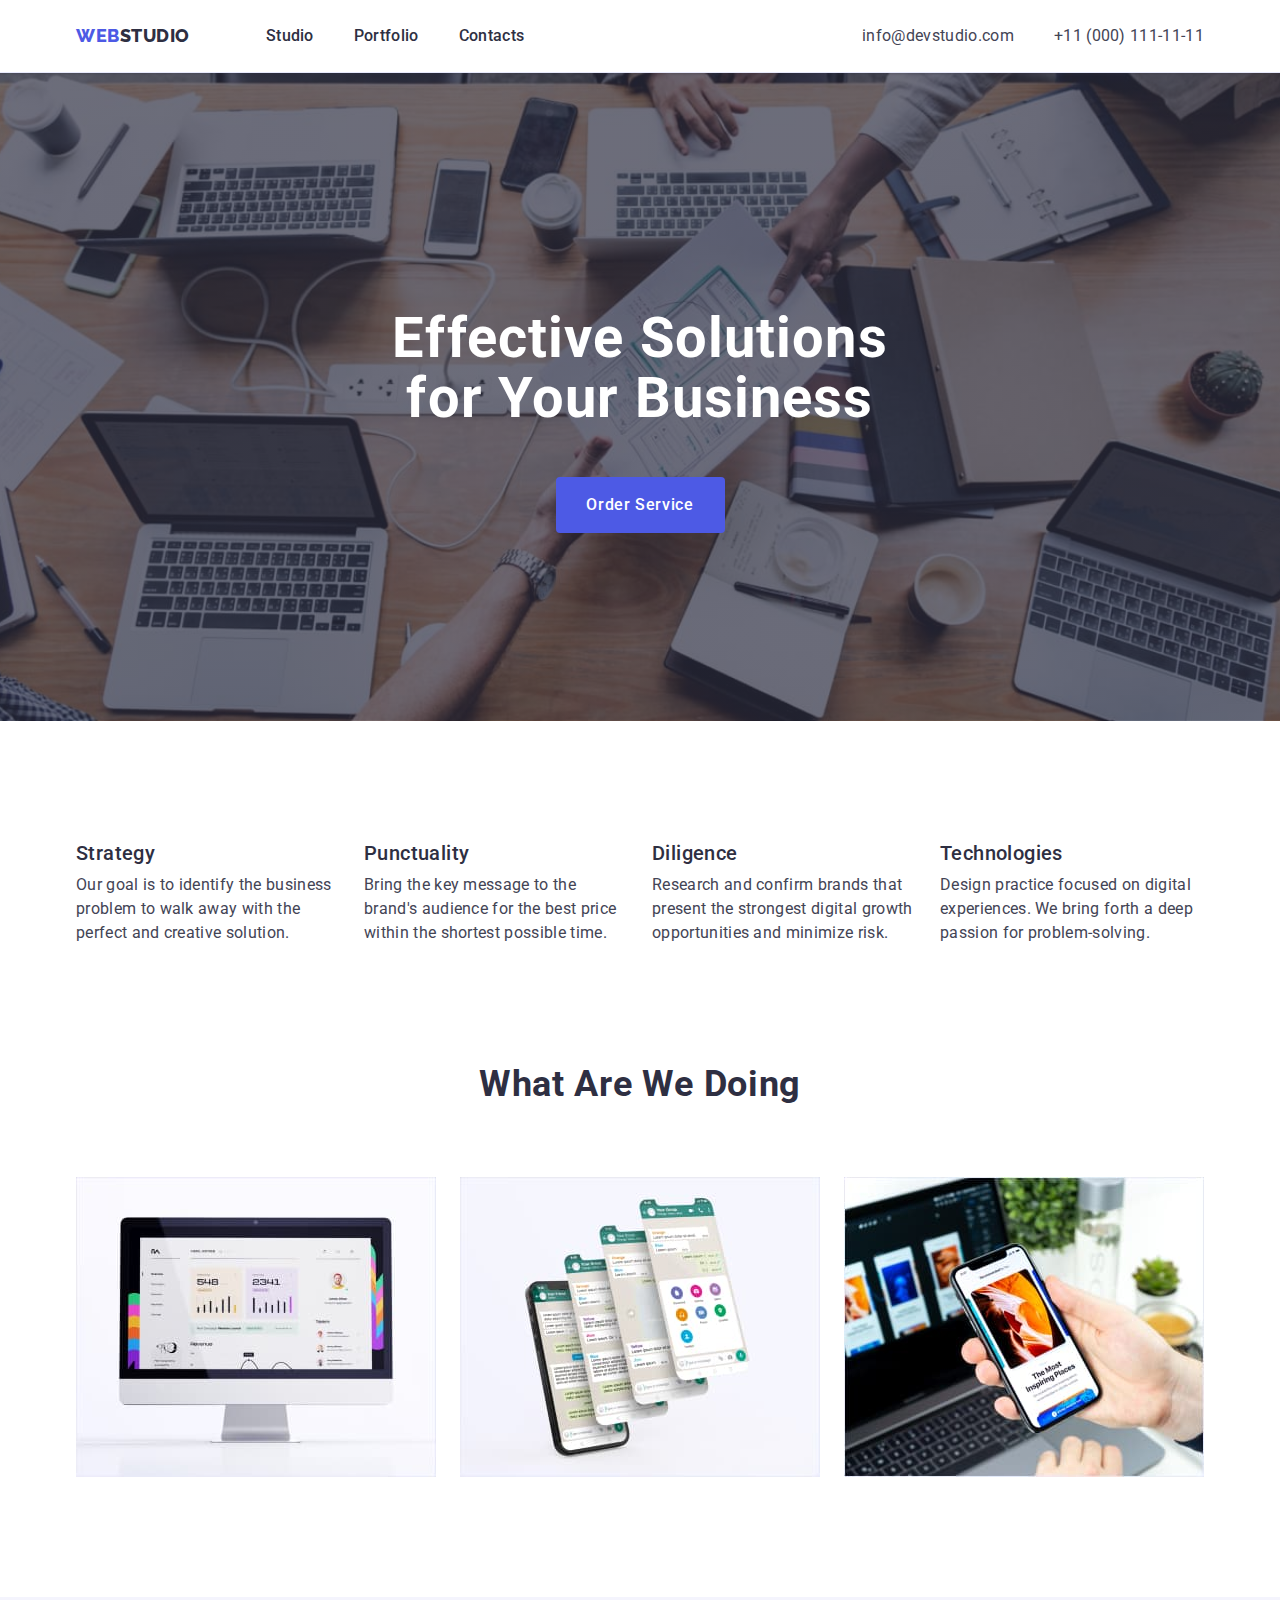
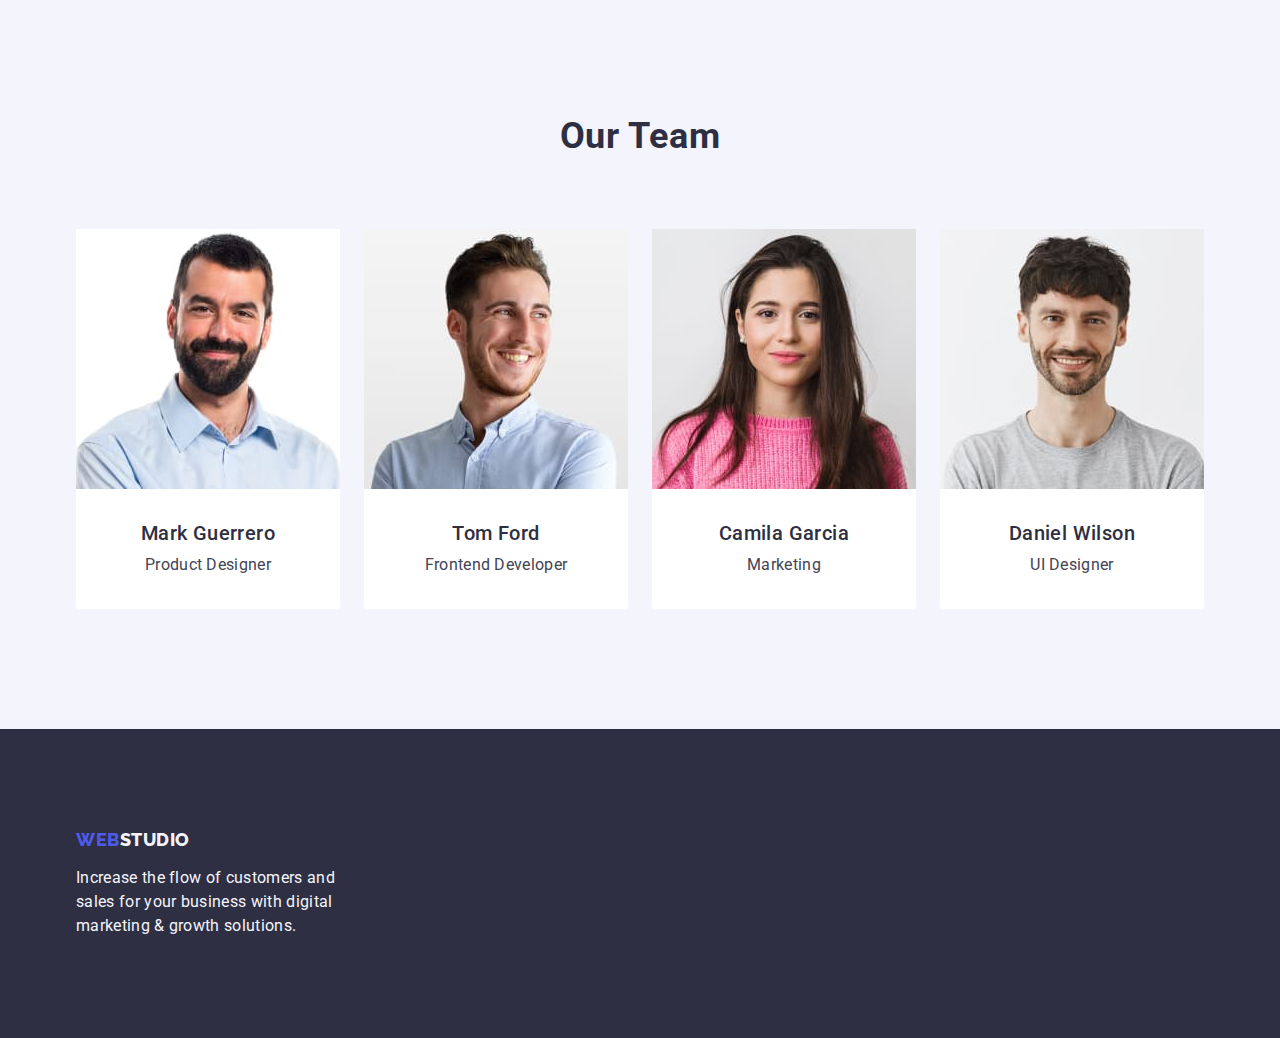
<file: index.html>
<!DOCTYPE html>
<html lang="en">
  <head>
    <meta charset="UTF-8" />
    <meta name="viewport" content="width=device-width, initial-scale=1.0" />
    <title>WebStudio</title>
    <link rel="preconnect" href="https://fonts.googleapis.com" />
    <link rel="preconnect" href="https://fonts.gstatic.com" crossorigin />
    <link
      href="https://fonts.googleapis.com/css2?family=Raleway:wght@800&family=Roboto:wght@400;500;700;900&display=swap"
      rel="stylesheet"
    />
    <link
      rel="stylesheet"
      href="https://cdnjs.cloudflare.com/ajax/libs/modern-normalize/2.0.0/modern-normalize.min.css"
    />
    <link rel="stylesheet" href="./css/styles.css" />
  </head>

  <body>
    <header class="header">
      <div class="container">
        <!-- navigation -->
        <nav class="nav">
          <!-- логотип -->

          <a class="logo-header logo link" href="./index.html"
            >Web<span class="logo-studio">Studio</span></a
          >

          <ul class="site-nav list flex-list">
            <li class="list-item">
              <a class="site-nav-link link" href="./index.html">Studio</a>
            </li>
            <li class="list-item">
              <a class="site-nav-link link" href="./portfolio.html"
                >Portfolio</a
              >
            </li>
            <li class="list-item">
              <a class="site-nav-link link" href="">Contacts</a>
            </li>
          </ul>
        </nav>
        <!-- Contacts -->
        <address class="address">
          <ul class="list address flex-list">
            <li class="list-item">
              <a class="contacts-link link" href="mailto:info@devstudio.com"
                >info@devstudio.com</a
              >
            </li>
            <li class="list-item">
              <a class="contacts-link link" href="tel:+110001111111"
                >+11 (000) 111-11-11</a
              >
            </li>
          </ul>
        </address>
      </div>
    </header>

    <main>
      <!-- ГЕРОЙ -->
      <section class="hero section">
        <div class="container">
          <h1 class="hero-title">Effective Solutions for Your Business</h1>
          <button class="button primary" type="button">Order Service</button>
        </div>
      </section>
      <!-- SECTION 2 -->
      <section class="feature section">
        <div class="container">
          <h2 class="visually-hidden">feature</h2>
          <ul class="feature-list flex-list list">
            <li class="feature-item">
              <h3 class="list-title">Strategy</h3>
              <p class="list-text">
                Our goal is to identify the business problem to walk away with
                the perfect and creative solution.
              </p>
            </li>
            <li class="feature-item">
              <h3 class="list-title">Punctuality</h3>
              <p class="list-text">
                Bring the key message to the brand's audience for the best price
                within the shortest possible time.
              </p>
            </li>
            <li class="feature-item">
              <h3 class="list-title">Diligence</h3>
              <p class="list-text">
                Research and confirm brands that present the strongest digital
                growth opportunities and minimize risk.
              </p>
            </li>
            <li class="feature-item">
              <h3 class="list-title">Technologies</h3>
              <p class="list-text">
                Design practice focused on digital experiences. We bring forth a
                deep passion for problem-solving.
              </p>
            </li>
          </ul>
        </div>
      </section>
      <!-- section 3-->
      <section class="products section">
        <div class="container">
          <h2 class="section-title">What are we doing</h2>
          <ul class="products-list flex-list list">
            <li class="products-item">
              <img
                class="products-list-img"
                src="./images/img-1.jpg"
                alt="monitor"
                width="360"
              />
            </li>
            <li class="products-item">
              <img
                class="products-list-img"
                src="./images/img-2.jpg"
                alt="mobile phone"
                width="360"
              />
            </li>
            <li class="products-item">
              <img
                class="products-list-img"
                src="./images/img-3.jpg"
                alt="web applications"
                width="360"
              />
            </li>
          </ul>
        </div>
      </section>
      <!-- section 4   -->
      <section class="section team-section">
        <div class="container">
          <h2 class="section-title">Our Team</h2>
          <ul class="team-list flex-list list">
            <li class="team-worker">
              <img
                class="team-worker-img"
                src="./images/Team-Card-1.jpg"
                alt="Mark Guerrero"
                width="264"
              />
              <div class="name-pos">
                <h3 class="list-title">Mark Guerrero</h3>
                <p class="list-text">Product Designer</p>
              </div>
            </li>
            <li class="team-worker">
              <img
                class="team-list-img"
                src="./images/Team-Card-2.jpg"
                alt="Tom Ford"
                width="264"
              />
              <div class="name-pos">
                <h3 class="list-title">Tom Ford</h3>
                <p class="list-text">Frontend Developer</p>
              </div>
            </li>
            <li class="team-worker">
              <img
                class="team-list-img"
                src="./images/Team-Card-3.jpg"
                alt="Camila Garcia"
                width="264"
              />
              <div class="name-pos">
                <h3 class="list-title">Camila Garcia</h3>
                <p class="list-text">Marketing</p>
              </div>
            </li>
            <li class="team-worker">
              <img
                class="team-list-img"
                src="./images/Team-Card-4.jpg"
                alt="Daniel Wilson"
                width="264"
              />
              <div class="name-pos">
                <h3 class="list-title">Daniel Wilson</h3>
                <p class="list-text">UI Designer</p>
              </div>
            </li>
          </ul>
        </div>
      </section>
    </main>

    <footer class="footer">
      <div class="container">
        <!-- логотип -->
        <a class="footer-logo logo link" href="./index.html"
          >Web<span class="logo-studio">Studio</span></a
        >
        <p class="footer-text">
          Increase the flow of customers and <br />
          sales for your business with digital <br />
          marketing & growth solutions.
        </p>
      </div>
    </footer>
  </body>
</html>
</file>
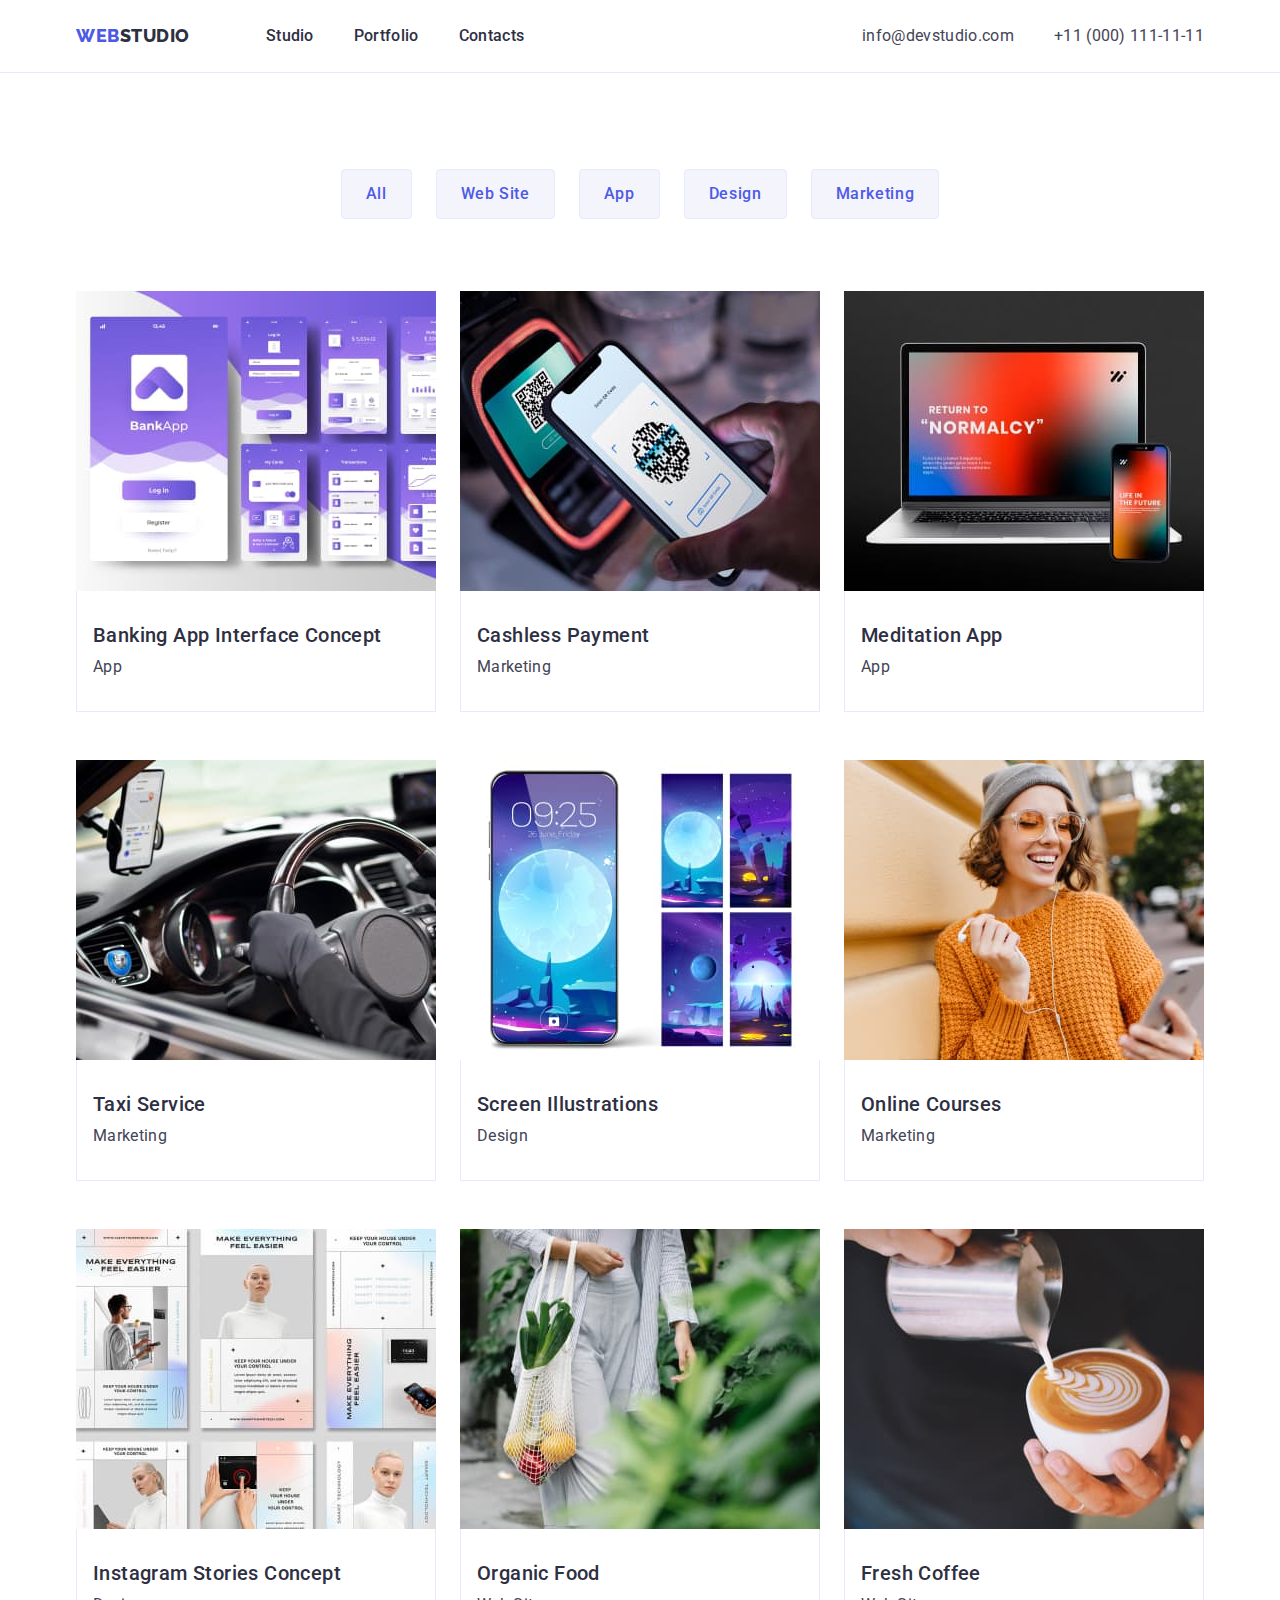
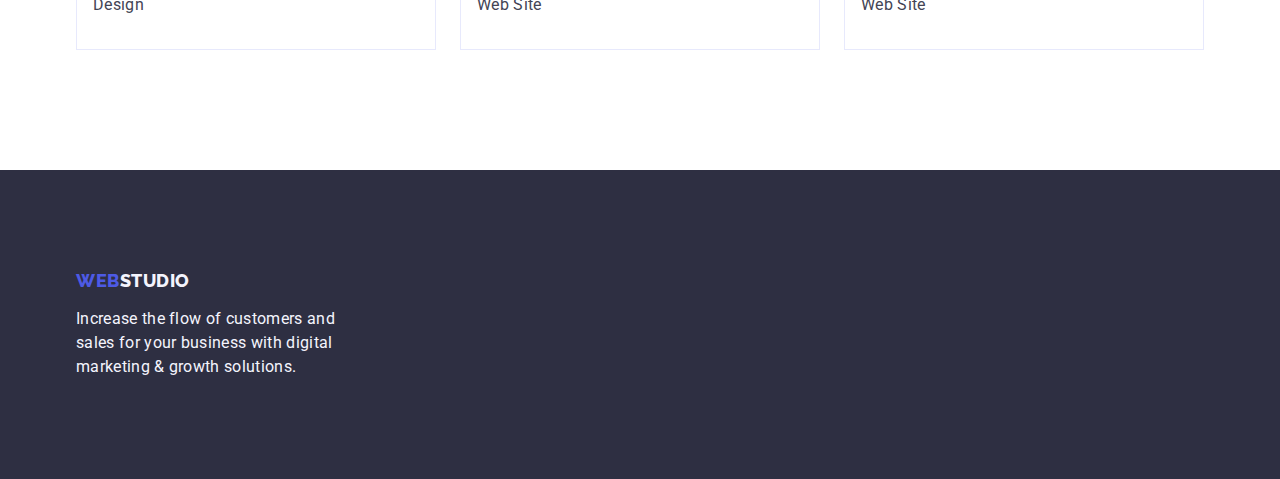
<file: portfolio.html>
<!DOCTYPE html>
<html lang="en">
  <head>
    <meta charset="UTF-8" />
    <meta name="viewport" content="width=device-width, initial-scale=1.0" />
    <title>Portfolio</title>
    <link rel="preconnect" href="https://fonts.googleapis.com" />
    <link rel="preconnect" href="https://fonts.gstatic.com" crossorigin />
    <link
      href="https://fonts.googleapis.com/css2?family=Raleway:wght@800&family=Roboto:wght@400;500;700;900&display=swap"
      rel="stylesheet"
    />
    <link
      rel="stylesheet"
      href="https://cdnjs.cloudflare.com/ajax/libs/modern-normalize/2.0.0/modern-normalize.min.css"
    />
    <link rel="stylesheet" href="./css/styles.css" />
  </head>

  <body>
    <header class="header">
      <div class="container">
        <!-- navigation -->
        <nav class="nav">
          <!-- логотип -->

          <a class="logo-header logo link" href="./index.html"
            >Web<span class="logo-studio">Studio</span></a
          >

          <ul class="site-nav list flex-list">
            <li class="list-item">
              <a class="site-nav-link link" href="./index.html">Studio</a>
            </li>
            <li class="list-item">
              <a class="site-nav-link link" href="./portfolio.html"
                >Portfolio</a
              >
            </li>
            <li class="list-item">
              <a class="site-nav-link link" href="">Contacts</a>
            </li>
          </ul>
        </nav>
        <!-- Contacts -->
        <address class="address">
          <ul class="list address flex-list">
            <li class="list-item">
              <a class="contacts-link link" href="mailto:info@devstudio.com"
                >info@devstudio.com</a
              >
            </li>
            <li class="list-item">
              <a class="contacts-link link" href="tel:+110001111111"
                >+11 (000) 111-11-11</a
              >
            </li>
          </ul>
        </address>
      </div>
    </header>

    <main>
      <!-- фільтр по продуктам компанії -->

      <section class="section filter examples">
        <div class="container buttons">
          <h1 class="visually-hidden">examples filter</h1>
          <ul class="button-list list">
            <li class="button-item">
              <button class="secondary button" type="button">All</button>
            </li>
            <li class="button-item">
              <button class="secondary button" type="button">Web Site</button>
            </li>
            <li class="button-item">
              <button class="secondary button" type="button">App</button>
            </li>
            <li class="button-item">
              <button class="secondary button" type="button">Design</button>
            </li>
            <li class="button-item">
              <button class="secondary button" type="button">Marketing</button>
            </li>
          </ul>
          <!-- приклади -->
          <ul class="examples-list list">
            <li class="exapm-li">
              <a class="link" href=""
                ><img src="./images/p1.jpg" alt="Banking App" width="360" />
                <div class="examp-cont">
                  <h2 class="list-title">Banking App Interface Concept</h2>
                  <p class="list-text">App</p>
                </div></a
              >
            </li>
            <li class="exapm-li">
              <a class="link" href=""
                ><img
                  src="./images/p2.jpg"
                  alt="Cashless Payment"
                  width="360"
                />
                <div class="examp-cont">
                  <h2 class="list-title">Cashless Payment</h2>
                  <p class="list-text">Marketing</p>
                </div>
              </a>
            </li>
            <li class="exapm-li">
              <a class="link" href=""
                ><img src="./images/p3.jpg" alt="Meditation App" width="360" />
                <div class="examp-cont">
                  <h2 class="list-title">Meditation App</h2>
                  <p class="list-text">App</p>
                </div>
              </a>
            </li>
            <li class="exapm-li">
              <a class="link" href=""
                ><img src="./images/p4.jpg" alt="Taxi Service" width="360" />
                <div class="examp-cont">
                  <h2 class="list-title">Taxi Service</h2>
                  <p class="list-text">Marketing</p>
                </div>
              </a>
            </li>
            <li class="exapm-li">
              <a class="link" href=""
                ><img
                  src="./images/p5.jpg"
                  alt="screen wallpapers"
                  width="360"
                />
                <div class="examp-cont">
                  <h2 class="list-title">Screen Illustrations</h2>
                  <p class="list-text">Design</p>
                </div>
              </a>
            </li>
            <li class="exapm-li">
              <a class="link" href=""
                ><img
                  src="./images/p6.jpg"
                  alt="girl listening online courses"
                  width="360"
                />
                <div class="examp-cont">
                  <h2 class="list-title">Online Courses</h2>
                  <p class="list-text">Marketing</p>
                </div>
              </a>
            </li>
            <li class="exapm-li">
              <a class="link" href=""
                ><img
                  src="./images/p7.jpg"
                  alt="Instagram Stories"
                  width="360"
                />
                <div class="examp-cont">
                  <h2 class="list-title">Instagram Stories Concept</h2>
                  <p class="list-text">Design</p>
                </div>
              </a>
            </li>
            <li class="exapm-li">
              <a class="link" href=""
                ><img
                  src="./images/p8.jpg"
                  alt="women and bags of vegetables"
                  width="360"
                />
                <div class="examp-cont">
                  <h2 class="list-title">Organic Food</h2>
                  <p class="list-text">Web Site</p>
                </div>
              </a>
            </li>
            <li class="exapm-li">
              <a class="link" href=""
                ><img
                  src="./images/p9.jpg"
                  alt="cup of cappuccino"
                  width="360"
                />
                <div class="examp-cont">
                  <h2 class="list-title">Fresh Coffee</h2>
                  <p class="list-text">Web Site</p>
                </div>
              </a>
            </li>
          </ul>
        </div>
      </section>
    </main>

    <footer class="footer">
      <div class="container">
        <!-- логотип -->
        <a class="footer-logo logo link" href="./index.html"
          >Web<span class="logo-studio">Studio</span></a
        >
        <p class="footer-text">
          Increase the flow of customers and <br />
          sales for your business with digital <br />
          marketing & growth solutions.
        </p>
      </div>
    </footer>
  </body>
</html>
</file>
<file: css/styles.css>
:root {
  /* CTAs  Focused  Active states  Links */
  --iris: #4d5ae5;
  /* CTAs */
  --ocean: #404bbf;
  /* Overlays Shadows Headings */
  --navy-blue: #2e2f42;
  /* Valid fields Success messages */
  --green: #31d0aa;
  /* Body text */
  --slate: #434455;
  /* Helper text Deemphasized text */
  --light-slate: #8e8f99;
  /* Accent colorn Hairlines Subtle backgrounds */
  --cornflower: #e7e9fc;
  /* Light mode backgrounds
Light mode Dialogs/alerts */
  --cloud: #f4f4fd;
  /* Overlay */
  --navy-blue-modal: rgba(46, 47, 66, 0.4);
  /* Hero image background */
  --grey: rgba(46, 47, 66, 0.7);
  /* Header,  team card background */
  --white: #ffffff;
  /* Modal background */
  --dairy: #fcfcfc;
}
/* 
скидання стилів і приховування заголовків 
*/

html {
  box-sizing: border-box;
}
*,
*:before,
*:after {
  box-sizing: inherit;
}

h1,
h2,
h3,
p {
  margin: 0;
}
ul {
  margin: 0;
  padding: 0;
}

img {
  display: block;
}

.list {
  list-style-type: none;
}

.link {
  text-decoration: none;
  font-style: normal;
}
.contacts {
  text-decoration: none;
}
.visually-hidden {
  position: absolute;
  width: 1px;
  height: 1px;
  margin: -1px;
  border: 0;
  padding: 0;
  white-space: nowrap;
  clip-path: inset(100%);
  clip: rect(0 0 0 0);
  overflow: hidden;
}

.link:hover,
.link:focus {
  color: var(--ocean);
}

body {
  background-color: var(--white);
  color: var(--slate);
  font-family: 'Roboto', sans-serif;
  font-size: 16px;
}

/* флекс контейнери */
.container {
  display: flex;
  width: 1158px;
  padding-left: 15px;
  padding-right: 15px;
  margin-left: auto;
  margin-right: auto;
}
/* 
ХЕДЕР 
*/
.header .container {
  justify-content: space-between;
}
.header {
  border-bottom: 1px solid var(--cornflower);
}

/*
 логотип 
 */

.logo {
  font-family: 'Raleway', sans-serif;
  font-size: 18px;
  font-weight: 800;
  line-height: 1.17;
  letter-spacing: 0.54px;
  text-transform: uppercase;
  color: var(--iris);
  text-decoration: none;
  margin-right: 76px;
}

.header .logo-studio {
  color: var(--navy-blue);
}
.footer .logo-studio {
  color: var(--cloud);
}

.nav {
  display: flex;
  align-items: center;
}

.site-nav,
.list.address {
  display: flex;
  gap: 40px;
  /* padding-top: 24px;
  padding-bottom: 24px; */
}

.site-nav-link {
  color: var(--navy-blue);
  font-weight: 500;
  line-height: 1.5;
  letter-spacing: 0.32px;
  display: block;
  padding: 24px 0;
}

.contacts-link {
  line-height: 1.5;
  letter-spacing: 0.32px;
  color: var(--slate);
  display: block;

  padding: 24px 0;
}

/* 


ГЕРОЙ 


*/
.hero {
  max-width: 1440px;
  margin: 0 auto;
  background-color: var(--navy-blue);

  background-image: linear-gradient(
      to bottom,
      rgba(46, 47, 66, 0.7),
      rgba(46, 47, 66, 0.7)
    ),
    url('../images/hero.jpg');
  background-repeat: no-repeat;
  background-size: cover;
  background-position: center;
  text-align: center;
  color: var(--white);
}

.hero-title {
  font-size: 56px;
  font-weight: 700;
  line-height: 1.07;
  letter-spacing: 1.12px;
  margin: 48px;
  max-width: 496px;
}

.hero .container {
  flex-direction: column;
  align-items: center;
  padding: 188px 0;
}

.button.primary {
  min-width: 169px;
  height: 56px;
  border: none;
}

/* 
SECTION 2 

*/
.feature.section {
  padding: 120px 0;
}
.feature-item .list-title {
  margin-bottom: 8px;
}

.feature-list {
  display: flex;
  gap: 24px;
}
.feature-item {
  width: calc((100% - 24px * 3) / 4);
}
/* 

SECTION3 

*/
.products.section {
  padding-bottom: 120px;
}
.products .section-title,
.team-section .section-title {
  margin-bottom: 72px;
}
.products .container {
  flex-direction: column;
}

.products-list {
  display: flex;
  gap: 24px;
}
.products-item {
  width: calc((100% - 48px) / 3);
}
/* 
section 4
 */
/* секція команда */
.team-section {
  background-color: var(--cloud);
  padding: 120px 0;
}

.team-section .container {
  flex-direction: column;
}
.team-list {
  display: flex;
  gap: 24px;
}
.team-worker {
  display: flex;
  flex-direction: column;
  align-items: center;
  max-width: calc((100% - 3 * 24px) / 4);
  border-radius: 0px 0px 4px 4px;
  background-color: var(--white);
}

.name-pos {
  padding: 32px 0;
}
.name-pos .list-title {
  text-align: center;
  margin-bottom: 8px;
}

.name-pos .list-text {
  text-align: center;
}
/*

FOOTER
 */

.footer .container {
  display: block;
}
.footer-logo {
  display: inline-block;
  margin-bottom: 16px;
}
.footer {
  padding: 100px 0;
  background-color: var(--navy-blue);
  color: var(--cloud);
}

.footer-text {
  line-height: 1.5;
  letter-spacing: 0.32px;
}
/*  */
/* PORTFOLIO */
.container.buttons {
  flex-direction: column;
}
.section.filter {
  padding-top: 96px;
  padding-bottom: 120px;
}
.button-list {
  display: flex;
  flex-direction: row;
  gap: 24px;
  justify-content: center;
  margin-bottom: 72px;
}
.secondary.button {
  padding: 12px 24px;
  border: 1px solid var(--cornflower);
}
.secondary.button:hover,
.secondary.button:focus {
  border: 1px solid transparent;
}

.container.buttons {
  justify-content: center;
}
.examples-list {
  display: flex;
  flex-wrap: wrap;
  row-gap: 48px;
  column-gap: 24px;
}
.examples-list li {
  width: calc((100% - 48px) / 3);
}
.examp-cont {
  padding: 32px 16px;
  border: 1px solid var(--cornflower);
  border-top: none;
}

.examp-cont h2 {
  margin-bottom: 8px;
}

/* кнопки */
.button {
  font-family: 'Roboto', sans-serif;
  font-size: 16px;
  font-weight: 500;
  line-height: 1.5;
  letter-spacing: 0.64px;
  text-align: center;
  border-radius: 4px;
  cursor: pointer;
}
.button.primary {
  color: var(--white);
  background: var(--iris);
}
.button.primary:hover,
.button.primary:focus {
  background-color: var(--ocean);
}

.button.secondary {
  color: var(--iris);
  background-color: var(--cloud);
}

.button.secondary:hover,
.button.secondary:focus {
  color: var(--white);
  background-color: var(--ocean);
}

/* заголовки 2 */
.section-title {
  color: var(--navy-blue);
  text-align: center;
  font-size: 36px;
  font-weight: 700;
  line-height: 1.11;
  letter-spacing: 0.72px;
  text-transform: capitalize;
}
/* заголовки 3 */
.list-title {
  color: var(--navy-blue);
  font-size: 20px;
  font-weight: 500;
  line-height: 1.2;
  letter-spacing: 0.4px;
}
/* заголовки 4 */
.list-text {
  letter-spacing: 0.32px;
  line-height: 1.5;
  color: var(--slate);
}
</file>
